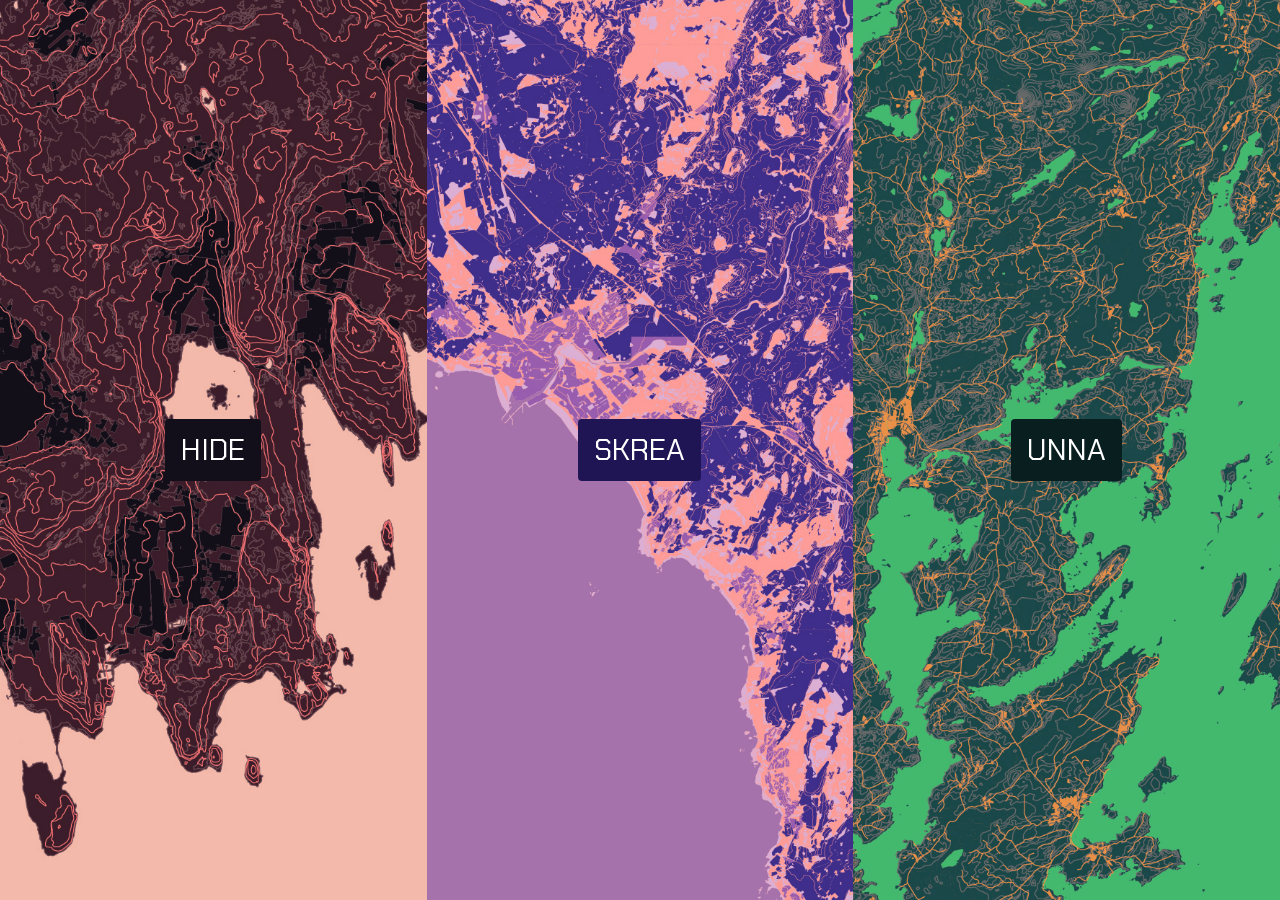
<file: ar/index.html>
<html>
	<head>
		<title>Vista AR</title>
		<meta charset="utf-8" />
		<meta name="viewport" content="width=device-width, initial-scale=1.0" />
		<link rel="stylesheet" href="style.css" />
		<script>
			window.onload = () => {
				document.body.classList.remove('loading');
			};
		</script>
	</head>
	<body class="loading">
		<p class="intro">Klicka på det tryck du vill titta närmre på</p>
		<main>
			<a class="hide" href="https://www.instagram.com/ar/660719167804465/">
				<div class="prompt-wrap">
					<div class="prompt">Hide</div>
				</div>
				<img src="Hide_Tracker.jpg"
			/></a>
			<a class="skrea" href="https://www.instagram.com/ar/396483261746904/">
				<div class="prompt-wrap">
					<div class="prompt">Skrea</div>
				</div>
				<img src="Skrea_Tracker.jpg"
			/></a>
			<a class="unna" href="https://www.instagram.com/ar/386247699446530/">
				<div class="prompt-wrap">
					<div class="prompt">Unna</div>
				</div>
				<img src="Unna_Tracker.jpg"
			/></a>
		</main>
	</body>
</html>
</file>
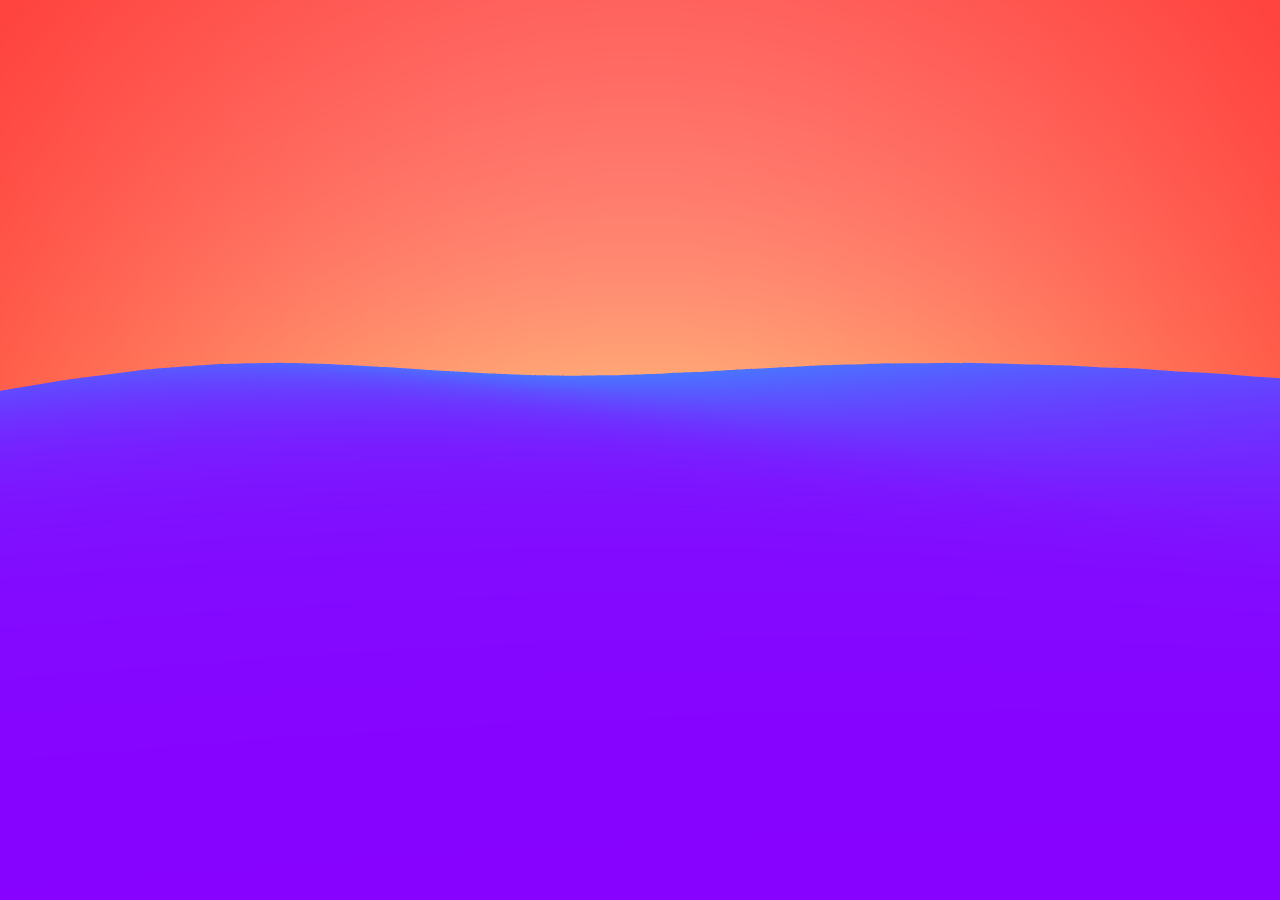
<file: glommen/index.html>
<html>
  <head>
    <title>Glommen</title>
    <style>
      * {
        margin: 0;
        padding: 0;
        border: 0;
      }
    </style>
    <script src="three.min.js" defer></script>
    <script src="app.js" defer></script>
  </head>
  <body></body>
</html>
</file>
<file: ar/style.css>
@import url('https://fonts.googleapis.com/css2?family=Chakra+Petch:wght@600&display=swap');

* {
	margin: 0;
	padding: 0;
	border: 0;
}

html {
	filter: saturate(1.1);
}

body {
	position: absolute;
	overflow: hidden;
	height: 100vh;
	width: 100vw;
	font: 1.2rem/1 'Chakra Petch', sans-serif;
	text-align: center;
	text-transform: uppercase;
	opacity: 1;
	will-change: opacity;
	transition: opacity 500ms ease-in-out;
	background-color: black;
	color: white;
}

body.loading {
	opacity: 0;
}

a {
	display: inline-block;
	text-align: center;
	position: relative;
}

img {
	width: 100%;
	height: 100%;
	object-fit: cover;
	object-position: center center;
}

/* intro */

p.intro {
	position: fixed;
	top: 0;
	width: 100%;
	line-height: 3vh;
	height: 3vh;
	z-index: 1;
	background-color: rgba(0, 0, 0, 0.8);
	display: none;
}

/* prompt */

.prompt-wrap {
	position: absolute;
	width: 100%;
	height: 100%;
	text-align: center;
}

.prompt {
	display: inline-block;
	position: relative;
	top: 50%;
	transform: translateY(-50%);
	margin: 0 auto;
	padding: 1rem;
	border-radius: 4px;
	background-color: rgba(0, 0, 0, 0.8);
	font-size: max(1.2rem, min(4vw, 30px));
	text-transform: uppercase;
	color: white;
}

.hide .prompt {
	background-color: #120f19;
	/* color: #f3b9a9; */
}

.skrea .prompt {
	background-color: #20164f;
	/* color: #fc9b97; */
}

.unna .prompt {
	background-color: #0b1e1f;
	/* color: #e1a16f; */
}

/* queries */

@media only screen and (min-width: 896px) {
	main {
		display: grid;
		grid-template-columns: 1fr 1fr 1fr;
	}
	a {
		width: 33.33vw;
		height: 100vh;
	}
}

@media only screen and (max-width: 896px) {
	a {
		height: 33.33vh;
		width: 100vw;
	}
}
</file>
